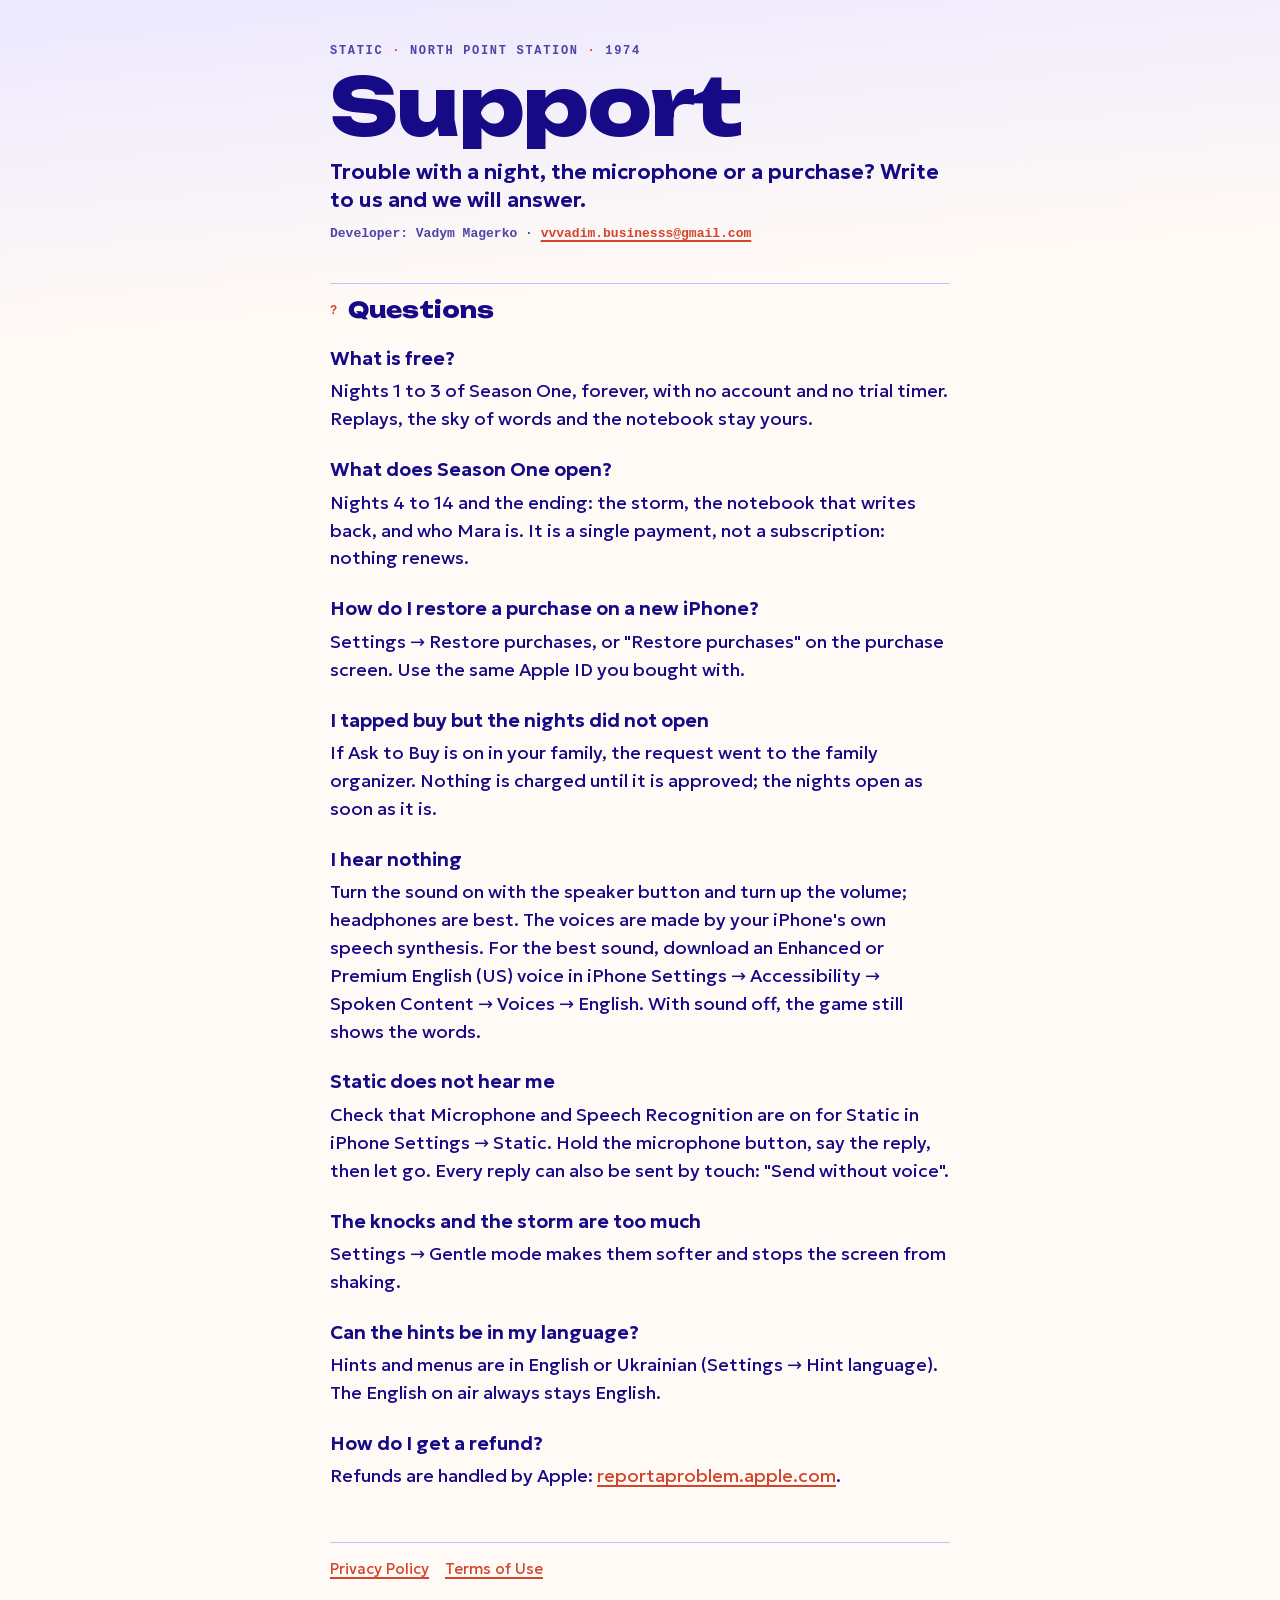
<file: index.html>
<!doctype html>
<html lang="en">
<head>
<meta charset="utf-8">
<meta http-equiv="refresh" content="0; url=./support.html">
<title>Static</title>
</head>
<body>
<p><a href="./support.html">Support</a> · <a href="./privacy.html">Privacy Policy</a> · <a href="./terms.html">Terms of Use</a></p>
</body>
</html>
</file>
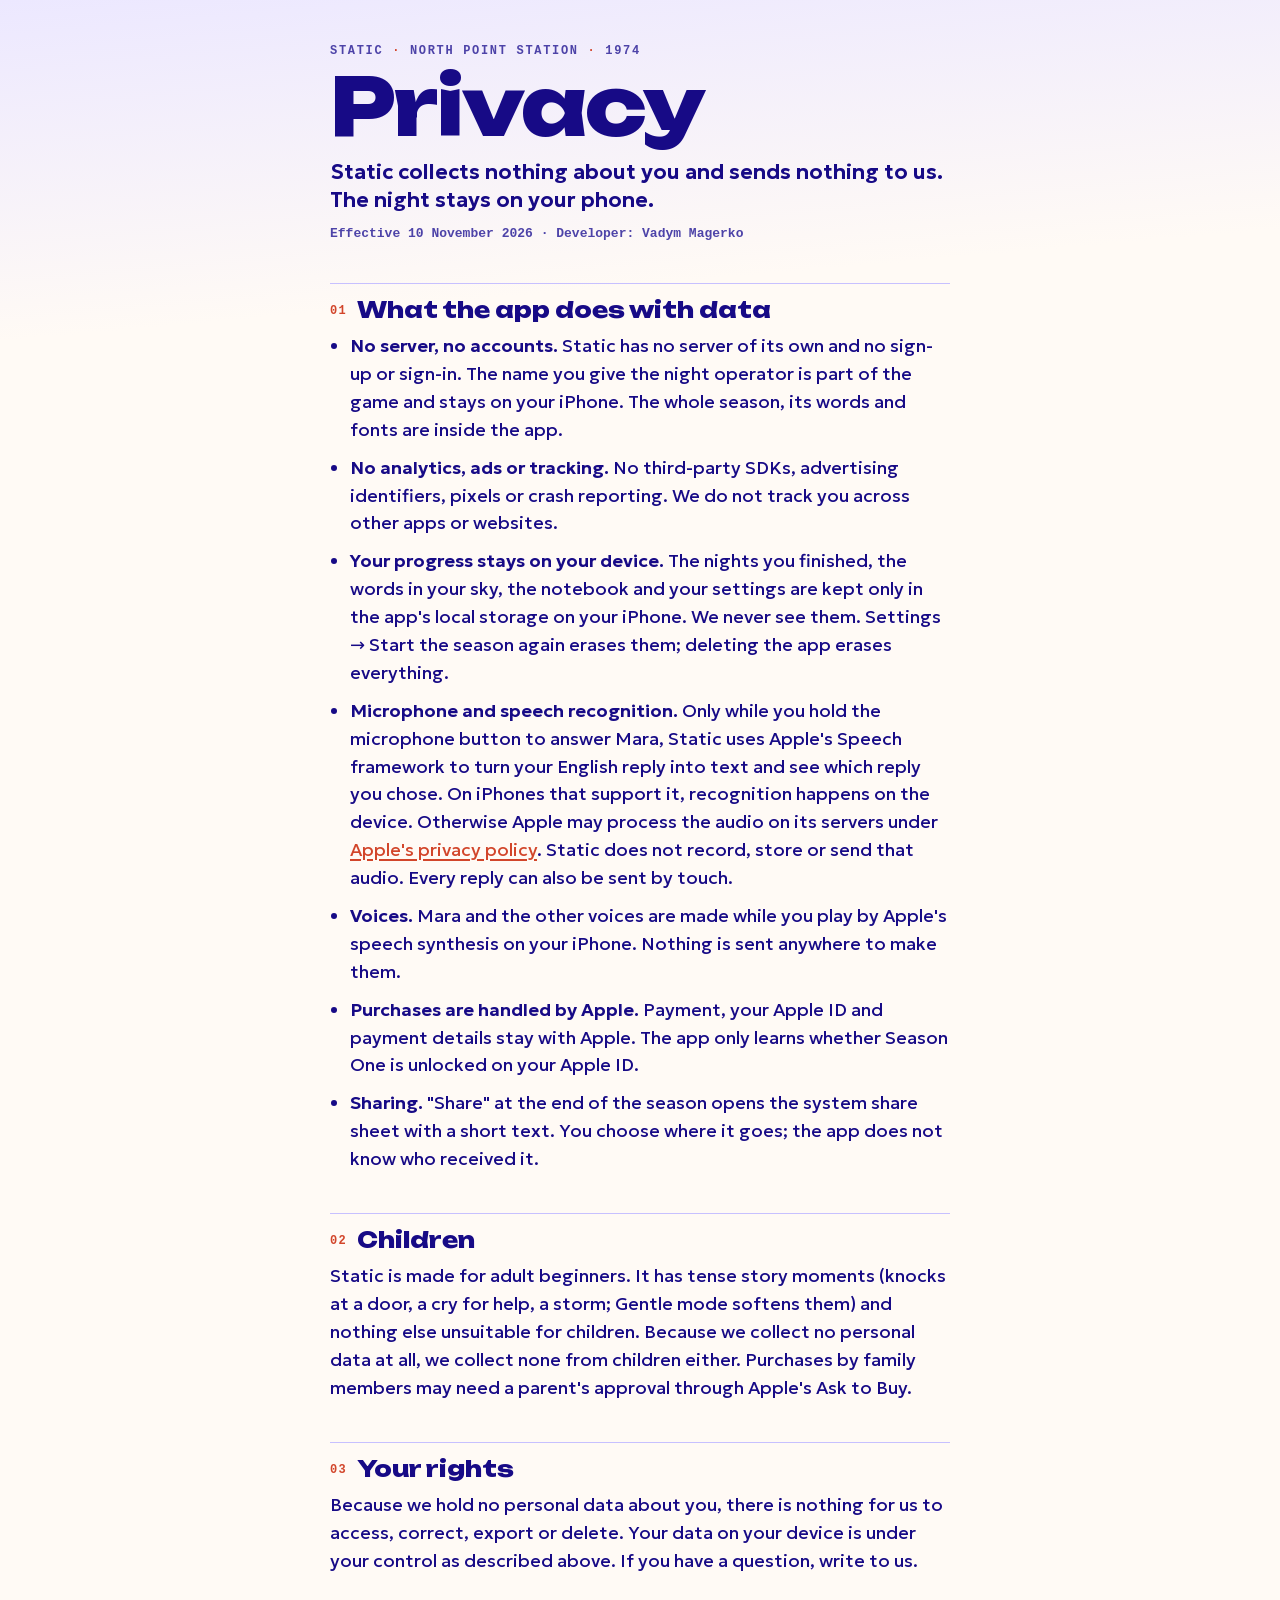
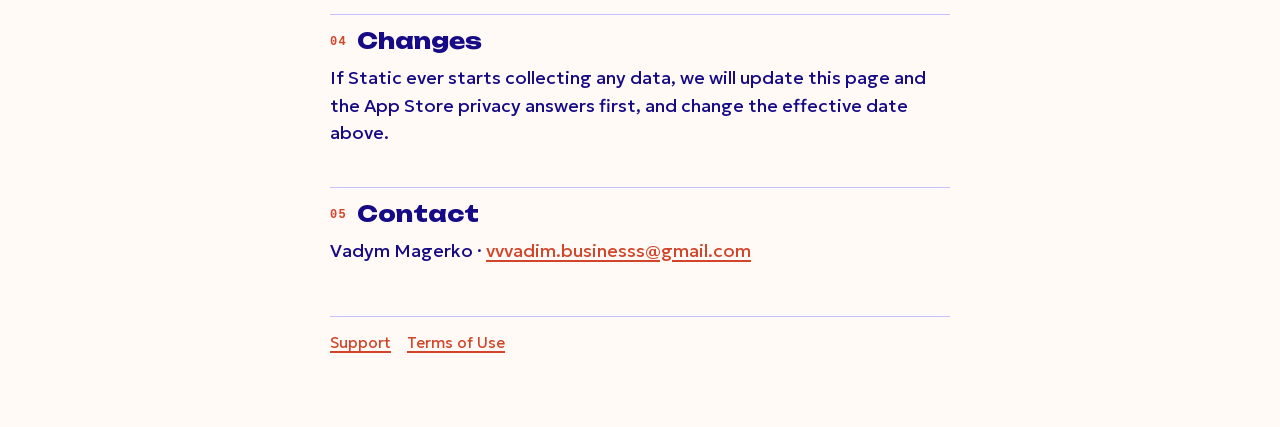
<file: privacy.html>
<!doctype html>
<html lang="en">
<head>
<meta charset="utf-8">
<meta name="viewport" content="width=device-width,initial-scale=1">
<title>Static · Privacy Policy</title>
<meta name="description" content="Privacy policy of Static, a night radio story in English.">
<link rel="stylesheet" href="site.css">
</head>
<body>
<main>
  <p class="k">Static <i>·</i> North Point station <i>·</i> 1974</p>
  <h1>Privacy</h1>
  <p class="lead">Static collects nothing about you and sends nothing to us. The night stays on your phone.</p>
  <p class="meta">Effective 10 November 2026 · Developer: Vadym Magerko</p>

  <h2><span>01</span>What the app does with data</h2>
  <ul>
    <li><b>No server, no accounts.</b> Static has no server of its own and no sign-up or sign-in. The name you give the night operator is part of the game and stays on your iPhone. The whole season, its words and fonts are inside the app.</li>
    <li><b>No analytics, ads or tracking.</b> No third-party SDKs, advertising identifiers, pixels or crash reporting. We do not track you across other apps or websites.</li>
    <li><b>Your progress stays on your device.</b> The nights you finished, the words in your sky, the notebook and your settings are kept only in the app's local storage on your iPhone. We never see them. Settings → Start the season again erases them; deleting the app erases everything.</li>
    <li><b>Microphone and speech recognition.</b> Only while you hold the microphone button to answer Mara, Static uses Apple's Speech framework to turn your English reply into text and see which reply you chose. On iPhones that support it, recognition happens on the device. Otherwise Apple may process the audio on its servers under <a href="https://www.apple.com/legal/privacy/">Apple's privacy policy</a>. Static does not record, store or send that audio. Every reply can also be sent by touch.</li>
    <li><b>Voices.</b> Mara and the other voices are made while you play by Apple's speech synthesis on your iPhone. Nothing is sent anywhere to make them.</li>
    <li><b>Purchases are handled by Apple.</b> Payment, your Apple ID and payment details stay with Apple. The app only learns whether Season One is unlocked on your Apple ID.</li>
    <li><b>Sharing.</b> "Share" at the end of the season opens the system share sheet with a short text. You choose where it goes; the app does not know who received it.</li>
  </ul>

  <h2><span>02</span>Children</h2>
  <p>Static is made for adult beginners. It has tense story moments (knocks at a door, a cry for help, a storm; Gentle mode softens them) and nothing else unsuitable for children. Because we collect no personal data at all, we collect none from children either. Purchases by family members may need a parent's approval through Apple's Ask to Buy.</p>

  <h2><span>03</span>Your rights</h2>
  <p>Because we hold no personal data about you, there is nothing for us to access, correct, export or delete. Your data on your device is under your control as described above. If you have a question, write to us.</p>

  <h2><span>04</span>Changes</h2>
  <p>If Static ever starts collecting any data, we will update this page and the App Store privacy answers first, and change the effective date above.</p>

  <h2><span>05</span>Contact</h2>
  <p>Vadym Magerko · <a href="mailto:vvvadim.businesss@gmail.com">vvvadim.businesss@gmail.com</a></p>

  <footer><a href="support.html">Support</a><a href="terms.html">Terms of Use</a></footer>
</main>
</body>
</html>
</file>
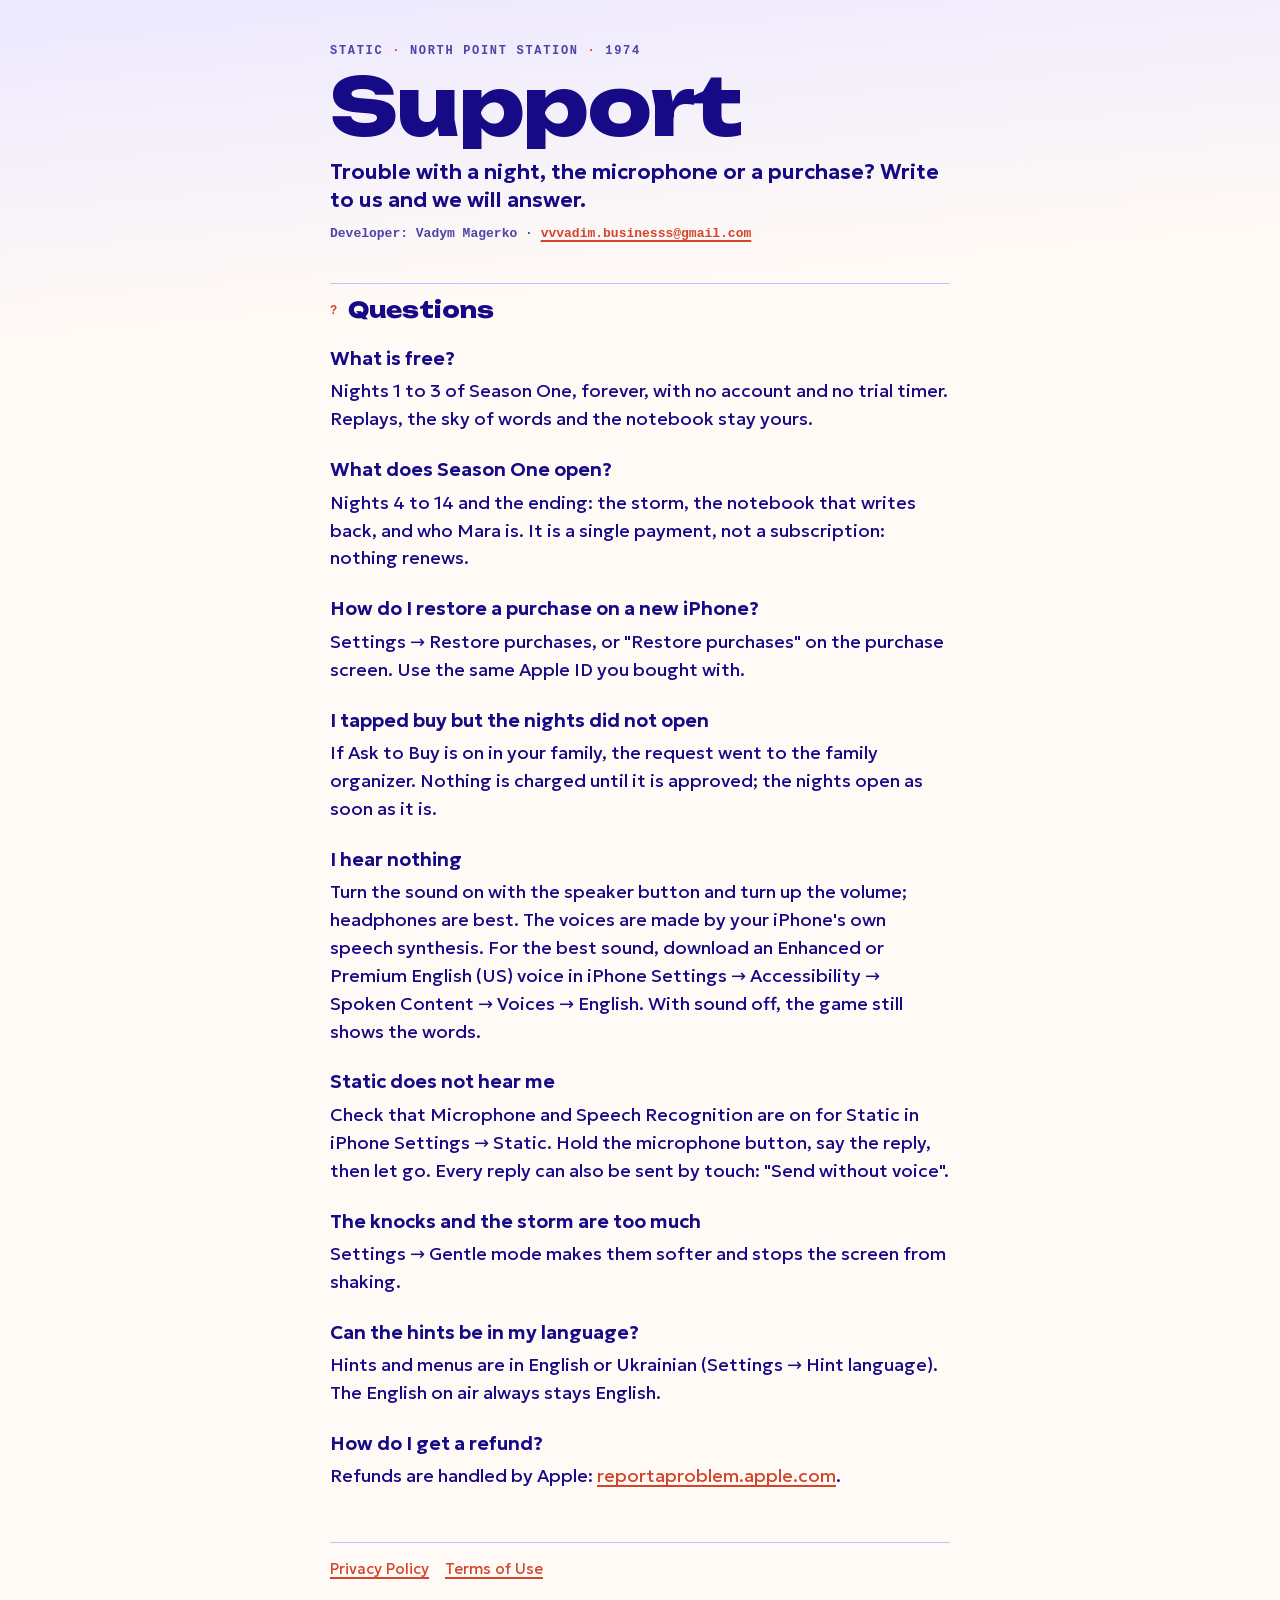
<file: support.html>
<!doctype html>
<html lang="en">
<head>
<meta charset="utf-8">
<meta name="viewport" content="width=device-width,initial-scale=1">
<title>Static · Support</title>
<meta name="description" content="Help with Static, a night radio story in English.">
<link rel="stylesheet" href="site.css">
</head>
<body>
<main>
  <p class="k">Static <i>·</i> North Point station <i>·</i> 1974</p>
  <h1>Support</h1>
  <p class="lead">Trouble with a night, the microphone or a purchase? Write to us and we will answer.</p>
  <p class="meta">Developer: Vadym Magerko · <a href="mailto:vvvadim.businesss@gmail.com">vvvadim.businesss@gmail.com</a></p>

  <h2><span>?</span>Questions</h2>

  <h3>What is free?</h3>
  <p>Nights 1 to 3 of Season One, forever, with no account and no trial timer. Replays, the sky of words and the notebook stay yours.</p>

  <h3>What does Season One open?</h3>
  <p>Nights 4 to 14 and the ending: the storm, the notebook that writes back, and who Mara is. It is a single payment, not a subscription: nothing renews.</p>

  <h3>How do I restore a purchase on a new iPhone?</h3>
  <p>Settings → Restore purchases, or "Restore purchases" on the purchase screen. Use the same Apple ID you bought with.</p>

  <h3>I tapped buy but the nights did not open</h3>
  <p>If Ask to Buy is on in your family, the request went to the family organizer. Nothing is charged until it is approved; the nights open as soon as it is.</p>

  <h3>I hear nothing</h3>
  <p>Turn the sound on with the speaker button and turn up the volume; headphones are best. The voices are made by your iPhone's own speech synthesis. For the best sound, download an Enhanced or Premium English (US) voice in iPhone Settings → Accessibility → Spoken Content → Voices → English. With sound off, the game still shows the words.</p>

  <h3>Static does not hear me</h3>
  <p>Check that Microphone and Speech Recognition are on for Static in iPhone Settings → Static. Hold the microphone button, say the reply, then let go. Every reply can also be sent by touch: "Send without voice".</p>

  <h3>The knocks and the storm are too much</h3>
  <p>Settings → Gentle mode makes them softer and stops the screen from shaking.</p>

  <h3>Can the hints be in my language?</h3>
  <p>Hints and menus are in English or Ukrainian (Settings → Hint language). The English on air always stays English.</p>

  <h3>How do I get a refund?</h3>
  <p>Refunds are handled by Apple: <a href="https://reportaproblem.apple.com">reportaproblem.apple.com</a>.</p>

  <footer><a href="privacy.html">Privacy Policy</a><a href="terms.html">Terms of Use</a></footer>
</main>
</body>
</html>
</file>
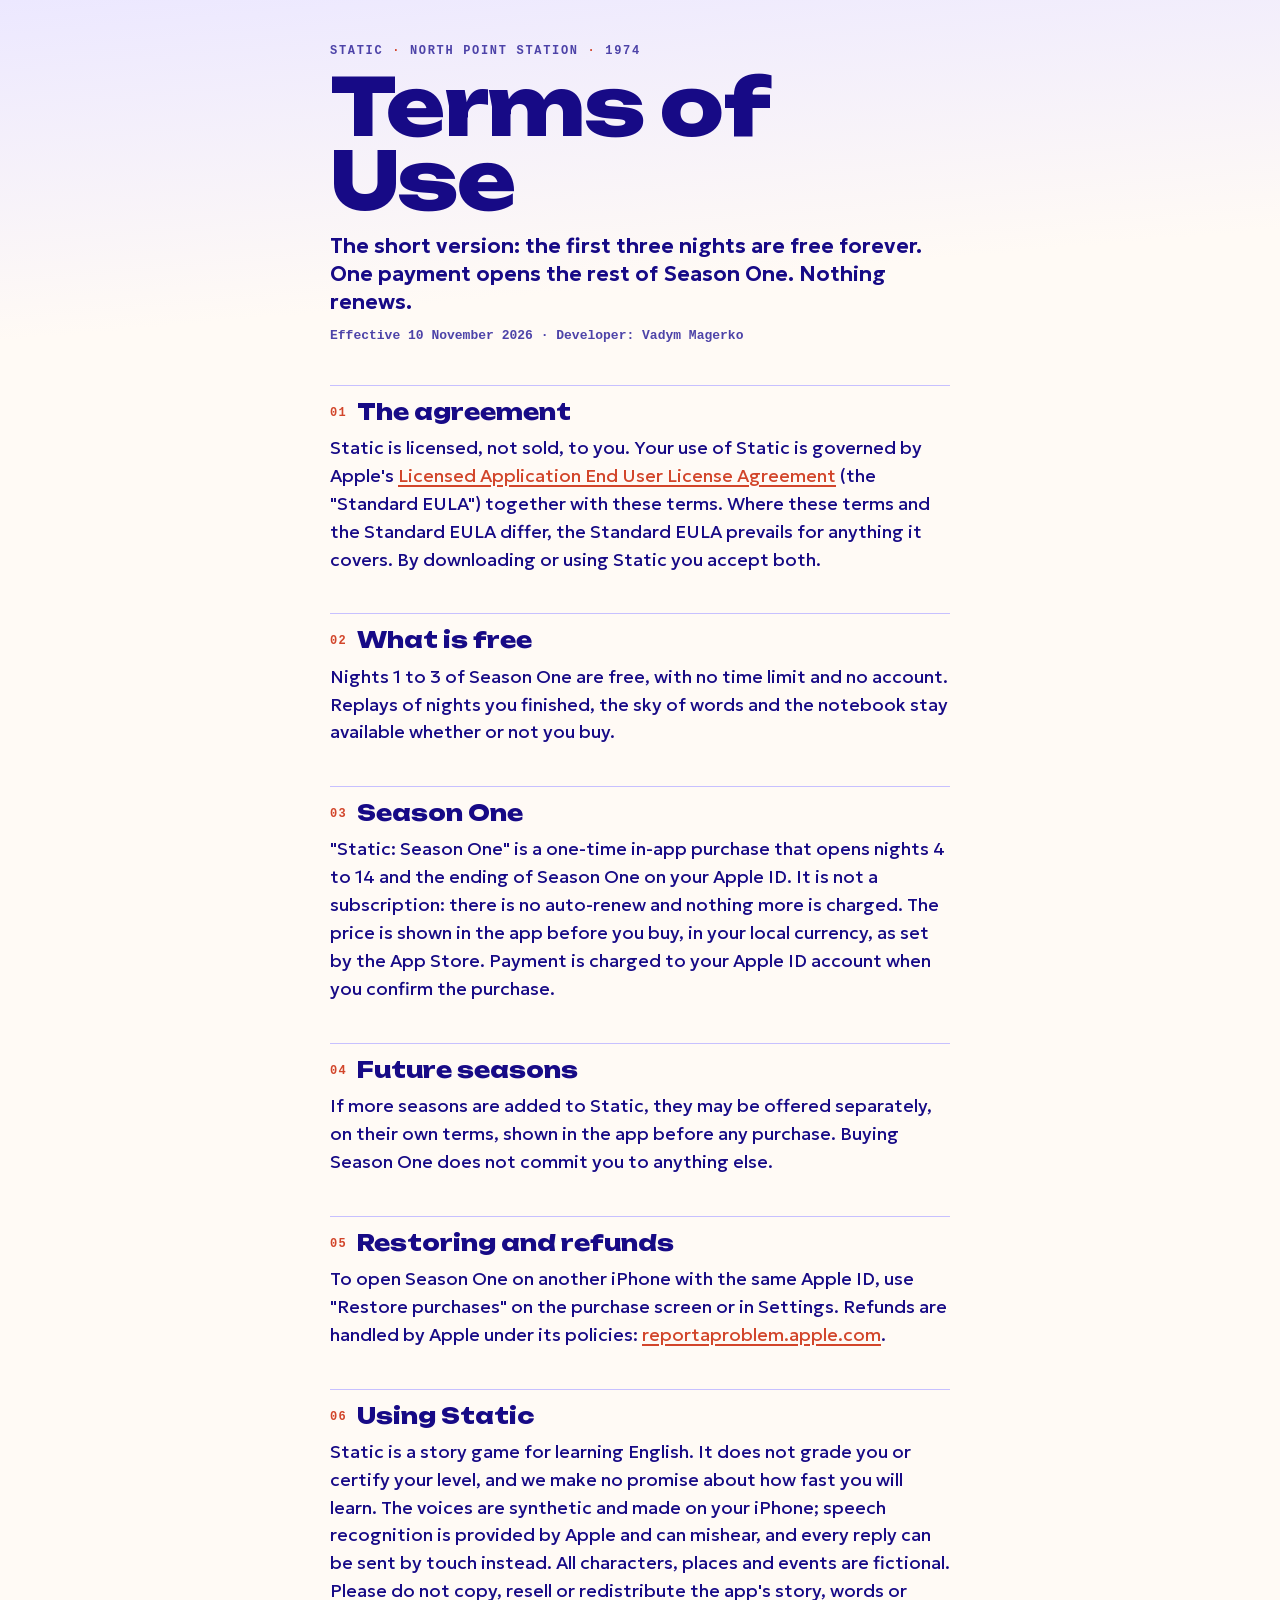
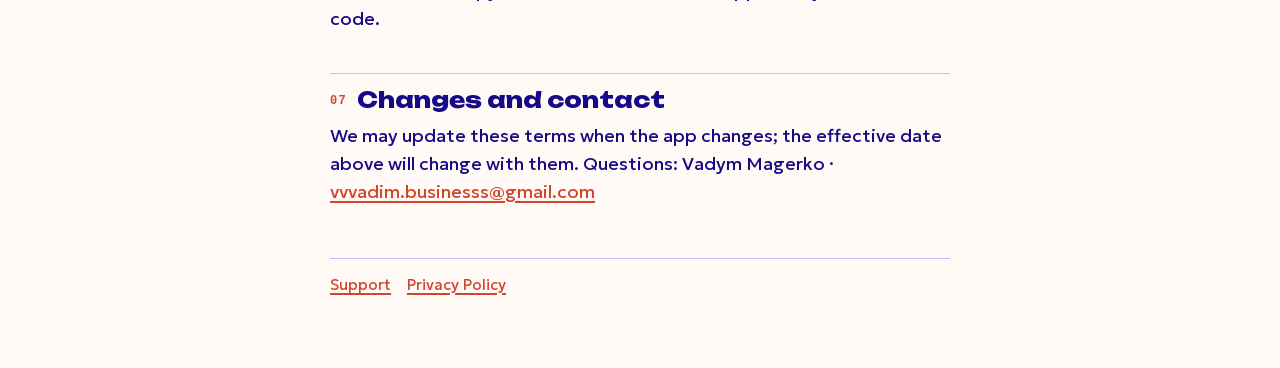
<file: terms.html>
<!doctype html>
<html lang="en">
<head>
<meta charset="utf-8">
<meta name="viewport" content="width=device-width,initial-scale=1">
<title>Static · Terms of Use</title>
<meta name="description" content="Terms of Use (EULA) and purchase terms of Static, a night radio story in English.">
<link rel="stylesheet" href="site.css">
</head>
<body>
<main>
  <p class="k">Static <i>·</i> North Point station <i>·</i> 1974</p>
  <h1>Terms of Use</h1>
  <p class="lead">The short version: the first three nights are free forever. One payment opens the rest of Season One. Nothing renews.</p>
  <p class="meta">Effective 10 November 2026 · Developer: Vadym Magerko</p>

  <h2><span>01</span>The agreement</h2>
  <p>Static is licensed, not sold, to you. Your use of Static is governed by Apple's <a href="https://www.apple.com/legal/internet-services/itunes/dev/stdeula/">Licensed Application End User License Agreement</a> (the "Standard EULA") together with these terms. Where these terms and the Standard EULA differ, the Standard EULA prevails for anything it covers. By downloading or using Static you accept both.</p>

  <h2><span>02</span>What is free</h2>
  <p>Nights 1 to 3 of Season One are free, with no time limit and no account. Replays of nights you finished, the sky of words and the notebook stay available whether or not you buy.</p>

  <h2><span>03</span>Season One</h2>
  <p>"Static: Season One" is a one-time in-app purchase that opens nights 4 to 14 and the ending of Season One on your Apple ID. It is not a subscription: there is no auto-renew and nothing more is charged. The price is shown in the app before you buy, in your local currency, as set by the App Store. Payment is charged to your Apple ID account when you confirm the purchase.</p>

  <h2><span>04</span>Future seasons</h2>
  <p>If more seasons are added to Static, they may be offered separately, on their own terms, shown in the app before any purchase. Buying Season One does not commit you to anything else.</p>

  <h2><span>05</span>Restoring and refunds</h2>
  <p>To open Season One on another iPhone with the same Apple ID, use "Restore purchases" on the purchase screen or in Settings. Refunds are handled by Apple under its policies: <a href="https://reportaproblem.apple.com">reportaproblem.apple.com</a>.</p>

  <h2><span>06</span>Using Static</h2>
  <p>Static is a story game for learning English. It does not grade you or certify your level, and we make no promise about how fast you will learn. The voices are synthetic and made on your iPhone; speech recognition is provided by Apple and can mishear, and every reply can be sent by touch instead. All characters, places and events are fictional. Please do not copy, resell or redistribute the app's story, words or code.</p>

  <h2><span>07</span>Changes and contact</h2>
  <p>We may update these terms when the app changes; the effective date above will change with them. Questions: Vadym Magerko · <a href="mailto:vvvadim.businesss@gmail.com">vvvadim.businesss@gmail.com</a></p>

  <footer><a href="support.html">Support</a><a href="privacy.html">Privacy Policy</a></footer>
</main>
</body>
</html>
</file>
<file: site.css>
@font-face{font-family:Wide;src:url(fonts/unbounded8.woff2) format("woff2");font-weight:800;font-display:swap}
@font-face{font-family:Body;src:url(fonts/geologica4.woff2) format("woff2");font-weight:400;font-display:swap}
@font-face{font-family:Body;src:url(fonts/geologica6.woff2) format("woff2");font-weight:600;font-display:swap}
:root{--bg:#120a5c;--bg2:#2413c4;--ink:#fffaf5;--mute:#c7c0ff;--line:#3b26ee;--hot:#ffb9a3}
@media (prefers-color-scheme:light){:root{--bg:#fffaf5;--bg2:#ece8ff;--ink:#170a86;--mute:#4d43a8;--line:#c7c0ff;--hot:#d2452a}}
*{box-sizing:border-box}
html{-webkit-text-size-adjust:100%}
body{margin:0;min-height:100vh;background:linear-gradient(175deg,var(--bg2) 0,var(--bg) 340px) var(--bg);color:var(--ink);font:400 18px/1.55 Body,-apple-system,system-ui,sans-serif}
main{max-width:660px;margin:0 auto;padding:44px 20px 72px}
.k{margin:0;font:600 12px/1.2 ui-monospace,Menlo,monospace;letter-spacing:.14em;text-transform:uppercase;color:var(--mute)}
.k i{font-style:normal;color:var(--hot)}
h1{margin:12px 0 14px;font:800 clamp(46px,13vw,80px)/.92 Wide,Impact,sans-serif;letter-spacing:-.02em}
.lead{font-weight:600;font-size:21px;line-height:1.35;margin:0 0 10px}
.meta{font:600 13px/1.4 ui-monospace,Menlo,monospace;color:var(--mute);margin:0 0 30px}
h2{font:800 22px/1.1 Wide,Impact,sans-serif;margin:40px 0 10px;padding-top:14px;border-top:1px solid var(--line)}
h2 span{font:600 12px ui-monospace,Menlo,monospace;color:var(--hot);margin-right:10px;vertical-align:4px;letter-spacing:.1em}
h3{font-weight:600;font-size:19px;margin:22px 0 4px}
p{margin:0 0 12px}
ul{padding-left:20px;margin:0 0 12px}
li{margin:0 0 10px}
b{font-weight:600}
a{color:var(--hot);text-underline-offset:3px;text-decoration-thickness:1.5px}
footer{margin-top:52px;padding-top:14px;border-top:1px solid var(--line);font-size:15px;color:var(--mute)}
footer a{margin-right:16px}
</file>
